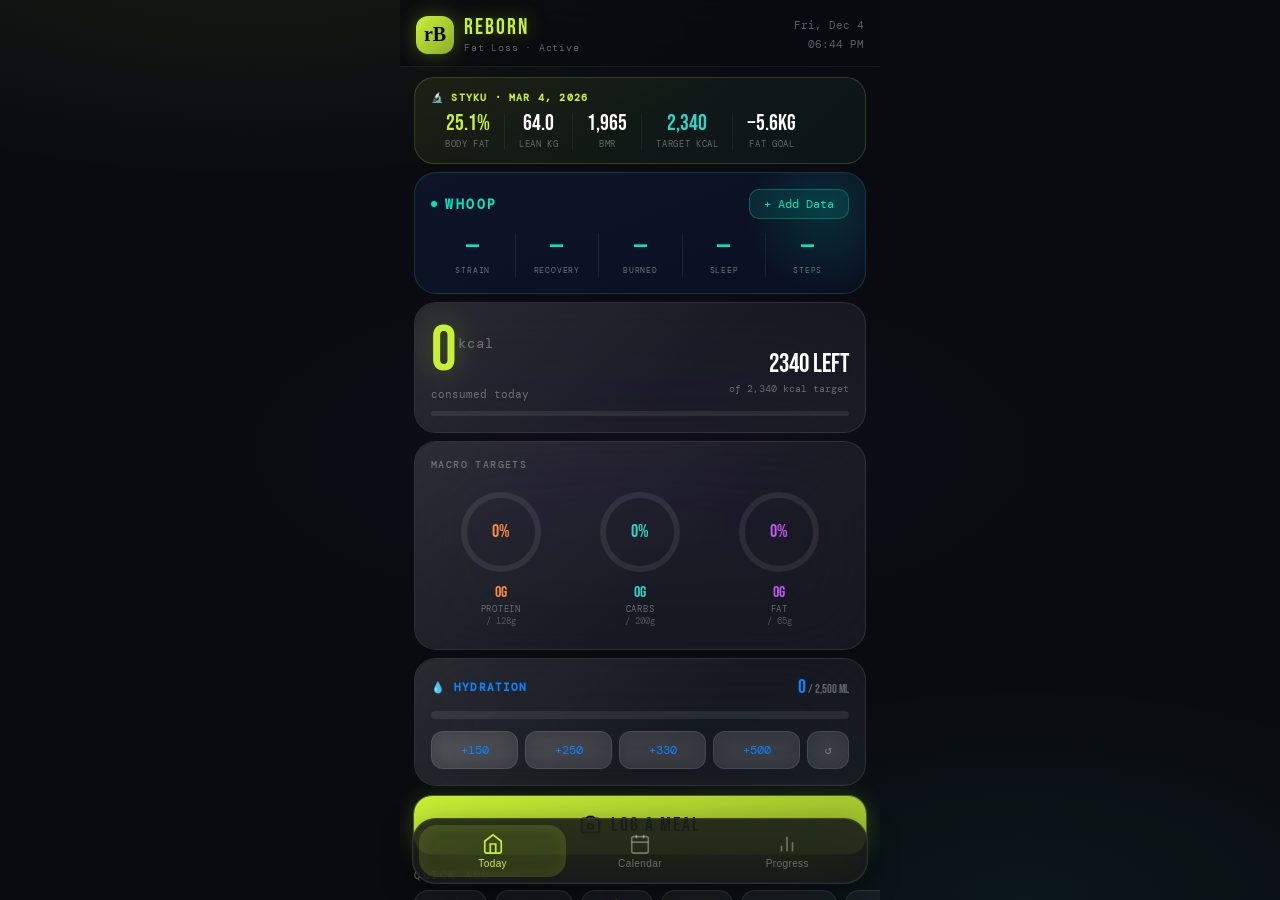
<file: project-reborn2.html>
<!DOCTYPE html>
<html lang="en">
<head>
<meta charset="UTF-8">
<meta name="viewport" content="width=device-width, initial-scale=1.0, maximum-scale=1.0, user-scalable=no">
<meta name="apple-mobile-web-app-capable" content="yes">
<meta name="apple-mobile-web-app-status-bar-style" content="black-translucent">
<meta name="apple-mobile-web-app-title" content="reBorn">
<meta name="theme-color" content="#090b10">
<title>Project reBorn</title>
<link rel="apple-touch-icon" href="[data-uri]">
<link rel="icon" type="image/svg+xml" href="data:image/svg+xml,%3Csvg xmlns='http://www.w3.org/2000/svg' viewBox='0 0 180 180'%3E%3Crect width='180' height='180' rx='40' fill='%23090b10'/%3E%3Ctext x='50%25' y='54%25' dominant-baseline='middle' text-anchor='middle' font-family='Georgia,serif' font-size='90' font-weight='bold' fill='%23d4f53c'%3ErB%3C/text%3E%3C/svg%3E">
<link href="https://fonts.googleapis.com/css2?family=Bebas+Neue&family=DM+Mono:wght@300;400;500&family=SF+Pro+Display:wght@300;400;600&display=swap" rel="stylesheet">
<style>
:root{
  --bg:#090b10;
  --glass:rgba(255,255,255,0.06);
  --glass2:rgba(255,255,255,0.10);
  --glass3:rgba(255,255,255,0.04);
  --border:rgba(255,255,255,0.10);
  --border2:rgba(255,255,255,0.06);
  --text:#ffffff;--text2:rgba(255,255,255,0.7);--muted:rgba(255,255,255,0.35);
  --lime:#c8f135;--lime2:rgba(200,241,53,0.15);
  --cyan:#30d5c8;--cyan2:rgba(48,213,200,0.15);
  --orange:#ff8a3d;--orange2:rgba(255,138,61,0.15);
  --purple:#bf5af2;--purple2:rgba(191,90,242,0.15);
  --red:#ff453a;--blue:#0a84ff;--blue2:rgba(10,132,255,0.15);
  --whoop-red:#ff3b5c;--whoop-green:#00e5be;--whoop-bg:#0a0f1e;
  --pc:#ff8a3d;--cc:#30d5c8;--fc:#bf5af2;--wc:#0a84ff;
  --circ:232.5;
}
*{box-sizing:border-box;margin:0;padding:0;-webkit-tap-highlight-color:transparent}
html{height:100%}
body{
  background:var(--bg);color:var(--text);
  font-family:-apple-system,'SF Pro Display','DM Mono',sans-serif;
  max-width:480px;margin:0 auto;
  min-height:100vh;overflow-x:hidden;
  -webkit-font-smoothing:antialiased;
  /* Layered background for depth */
  background-image:
    radial-gradient(ellipse 80% 50% at 20% -10%, rgba(200,241,53,0.08) 0%, transparent 60%),
    radial-gradient(ellipse 60% 40% at 80% 100%, rgba(48,213,200,0.06) 0%, transparent 60%),
    radial-gradient(ellipse 50% 30% at 50% 50%, rgba(191,90,242,0.04) 0%, transparent 70%);
  background-attachment:fixed;
}

/* ── SCROLL FIX: page layout ── */
html,body{height:100%;overflow:hidden}
#app{position:fixed;inset:0;max-width:480px;margin:0 auto;display:flex;flex-direction:column;overflow:hidden}
.page{display:none;flex:1;overflow-y:auto;overflow-x:hidden;-webkit-overflow-scrolling:touch;padding-bottom:80px}
.page.active{display:block}
@keyframes fu{from{opacity:0;transform:translateY(10px)}to{opacity:1;transform:translateY(0)}}
.page.active{animation:fu 0.28s ease}

/* ── LIQUID GLASS CARD ── */
.glass-card{
  background:var(--glass);
  backdrop-filter:blur(40px) saturate(180%);
  -webkit-backdrop-filter:blur(40px) saturate(180%);
  border:1px solid var(--border);
  border-radius:22px;
  padding:16px;
  margin:8px 14px 0;
  position:relative;
  overflow:hidden;
}
.glass-card::before{
  content:'';position:absolute;inset:0;border-radius:22px;
  background:linear-gradient(135deg,rgba(255,255,255,0.08) 0%,transparent 60%);
  pointer-events:none;
}
.glass-card-inner{position:relative;z-index:1}

/* ── HEADER ── */
.hdr{
  padding:16px 16px 12px;
  display:flex;align-items:center;justify-content:space-between;
  position:sticky;top:0;z-index:20;
  background:rgba(9,11,16,0.7);
  backdrop-filter:blur(40px) saturate(200%);
  -webkit-backdrop-filter:blur(40px) saturate(200%);
  border-bottom:1px solid var(--border2);
}
.logo-wrap{display:flex;align-items:center;gap:10px}
.logo-icon{
  width:38px;height:38px;
  background:linear-gradient(135deg,var(--lime),rgba(200,241,53,0.7));
  border-radius:12px;
  display:flex;align-items:center;justify-content:center;
  box-shadow:0 0 20px rgba(200,241,53,0.3);
  flex-shrink:0;
}
.logo-main{font-family:'Bebas Neue',sans-serif;font-size:22px;letter-spacing:2px;color:var(--lime);line-height:1;text-shadow:0 0 20px rgba(200,241,53,0.4)}
.logo-sub{font-size:10px;color:var(--muted);letter-spacing:0.08em;margin-top:2px}
.hdr-date{text-align:right;font-size:11px;color:var(--muted);line-height:1.7}

/* ── BOTTOM NAV ── */
.bnav{
  position:fixed;bottom:0;left:50%;transform:translateX(-50%);
  width:100%;max-width:480px;z-index:50;
  padding:8px 12px max(16px,env(safe-area-inset-bottom));
}
.bnav-inner{
  background:rgba(20,22,28,0.85);
  backdrop-filter:blur(40px) saturate(200%);
  -webkit-backdrop-filter:blur(40px) saturate(200%);
  border:1px solid var(--border);
  border-radius:24px;
  display:flex;
  padding:6px;
  box-shadow:0 8px 32px rgba(0,0,0,0.4),0 0 0 0.5px rgba(255,255,255,0.05) inset;
}
.nb{
  flex:1;background:none;border:none;color:var(--muted);
  display:flex;flex-direction:column;align-items:center;gap:3px;
  cursor:pointer;padding:8px 4px;border-radius:18px;transition:all 0.2s;
}
.nb svg{width:22px;height:22px;stroke-width:1.8}
.nb span{font-size:10px;letter-spacing:0.04em}
.nb.active{
  color:var(--lime);
  background:rgba(200,241,53,0.12);
  box-shadow:0 0 16px rgba(200,241,53,0.1) inset;
}

/* ── SECTION LABEL ── */
.sec-lbl{font-size:11px;letter-spacing:0.14em;text-transform:uppercase;color:var(--muted);padding:14px 14px 8px;font-weight:500}

/* ── SCAN BANNER ── */
.scan-banner{
  margin:10px 14px 0;
  background:linear-gradient(135deg,rgba(200,241,53,0.08),rgba(48,213,200,0.05));
  border:1px solid rgba(200,241,53,0.18);
  border-radius:20px;padding:13px 16px;
}
.sb-label{font-size:10px;color:var(--lime);letter-spacing:0.12em;text-transform:uppercase;margin-bottom:9px;font-weight:600}
.sb-row{display:flex;overflow-x:auto;-webkit-overflow-scrolling:touch;scrollbar-width:none}
.sb-row::-webkit-scrollbar{display:none}
.sb-s{flex:0 0 auto;text-align:center;padding:0 14px;border-right:1px solid var(--border2)}
.sb-s:last-child{border-right:none}
.sb-v{font-family:'Bebas Neue',sans-serif;font-size:22px;line-height:1}
.sb-l{font-size:9px;color:var(--muted);text-transform:uppercase;letter-spacing:0.07em;margin-top:3px}

/* ── WHOOP CARD (Whoop-branded) ── */
.whoop-card{
  margin:8px 14px 0;
  background:linear-gradient(160deg,#0d1428 0%,#0a1020 100%);
  border:1px solid rgba(0,229,190,0.2);
  border-radius:22px;padding:16px;
  position:relative;overflow:hidden;
}
.whoop-card::after{
  content:'';position:absolute;top:-40px;right:-40px;
  width:160px;height:160px;
  background:radial-gradient(circle,rgba(0,229,190,0.12) 0%,transparent 70%);
  pointer-events:none;
}
.wh-top{display:flex;justify-content:space-between;align-items:center;margin-bottom:14px;position:relative;z-index:1}
.wh-brand{display:flex;align-items:center;gap:8px}
.wh-logo{font-size:13px;font-weight:700;letter-spacing:0.2em;color:var(--whoop-green);text-transform:uppercase}
.wh-dot{width:6px;height:6px;border-radius:50%;background:var(--whoop-green);animation:blink 2s infinite}
@keyframes blink{0%,100%{opacity:1;box-shadow:0 0 6px var(--whoop-green)}50%{opacity:0.4;box-shadow:none}}
.wh-btn{
  background:rgba(0,229,190,0.1);border:1px solid rgba(0,229,190,0.3);
  border-radius:10px;color:var(--whoop-green);font-size:12px;
  cursor:pointer;padding:6px 14px;font-family:'DM Mono',monospace;
  transition:all 0.2s;
}
.wh-btn:hover{background:rgba(0,229,190,0.18)}
.wh-grid{display:grid;grid-template-columns:repeat(5,1fr);position:relative;z-index:1}
.wh-s{text-align:center;padding:2px 0}
.wh-s+.wh-s{border-left:1px solid rgba(255,255,255,0.07)}
.wh-v{font-family:'Bebas Neue',sans-serif;font-size:26px;color:var(--whoop-green);line-height:1;letter-spacing:0.5px}
.wh-l{font-size:8px;color:rgba(255,255,255,0.4);text-transform:uppercase;letter-spacing:0.1em;margin-top:4px}

/* ── CALORIE HERO ── */
.cal-top{display:flex;justify-content:space-between;align-items:flex-end;margin-bottom:10px}
.cal-big{font-family:'Bebas Neue',sans-serif;font-size:64px;color:var(--lime);line-height:1;letter-spacing:1px;text-shadow:0 0 30px rgba(200,241,53,0.3)}
.cal-big sup{font-size:14px;color:var(--muted);font-family:'DM Mono',monospace;vertical-align:super}
.cal-right{text-align:right;padding-bottom:6px}
.cal-rem{font-family:'Bebas Neue',sans-serif;font-size:26px;line-height:1;color:var(--text)}
.cal-rem.over{color:var(--red)}
.cal-sub{font-size:10px;color:var(--muted);margin-top:4px}
.pbar{height:5px;background:rgba(255,255,255,0.08);border-radius:3px;overflow:hidden;margin-top:4px}
.pbar-f{height:100%;border-radius:3px;background:linear-gradient(90deg,var(--lime),rgba(200,241,53,0.7));transition:width 0.8s cubic-bezier(0.34,1.56,0.64,1);box-shadow:0 0 10px rgba(200,241,53,0.4)}
.pbar-f.over{background:var(--red);box-shadow:0 0 10px rgba(255,69,58,0.4)}

/* ── MACRO RINGS ── */
.rings-row{display:flex;justify-content:space-around;padding:6px 0}
.ring-wrap{display:flex;flex-direction:column;align-items:center;gap:8px}
.ring-svg-wrap{position:relative;display:inline-flex;align-items:center;justify-content:center}
.rsvg{transform:rotate(-90deg)}
.rbg{fill:none;stroke:rgba(255,255,255,0.08);stroke-width:6}
.rfill{fill:none;stroke-width:6;stroke-linecap:round;transition:stroke-dashoffset 0.9s cubic-bezier(0.34,1.56,0.64,1);filter:drop-shadow(0 0 6px currentColor)}
.ring-pct{
  position:absolute;top:50%;left:50%;transform:translate(-50%,-50%);
  font-family:'Bebas Neue',sans-serif;font-size:18px;line-height:1;
  text-align:center;
}
.ring-info{text-align:center}
.ring-v{font-family:'Bebas Neue',sans-serif;font-size:16px;line-height:1}
.ring-n{font-size:9px;color:var(--muted);text-transform:uppercase;letter-spacing:0.08em;margin-top:2px}
.ring-t{font-size:9px;color:rgba(255,255,255,0.25)}

/* ── WATER ── */
.water-top{display:flex;justify-content:space-between;align-items:center;margin-bottom:12px}
.water-lbl{font-size:11px;letter-spacing:0.1em;text-transform:uppercase;color:var(--wc);font-weight:600}
.water-ct{font-family:'Bebas Neue',sans-serif;font-size:20px;color:var(--wc)}
.water-bar-bg{height:8px;background:rgba(255,255,255,0.08);border-radius:4px;overflow:hidden;margin-bottom:12px}
.water-bar-fill{height:100%;border-radius:4px;background:linear-gradient(90deg,var(--blue),rgba(10,132,255,0.7));transition:width 0.4s ease;box-shadow:0 0 10px rgba(10,132,255,0.4)}
.water-btns{display:flex;gap:7px}
.wbtn{
  flex:1;background:var(--glass2);
  border:1px solid var(--border);border-radius:12px;
  color:var(--wc);font-family:'DM Mono',monospace;font-size:12px;
  padding:10px 4px;cursor:pointer;transition:all 0.15s;text-align:center;
  backdrop-filter:blur(10px);
}
.wbtn:active{background:var(--blue2);border-color:var(--blue)}
.wbtn-reset{color:var(--muted);flex:0 0 auto;min-width:42px}

/* ── LOG BTN ── */
.log-btn-wrap{padding:10px 14px 0}
.log-btn{
  width:100%;
  background:linear-gradient(135deg,var(--lime),rgba(200,241,53,0.8));
  color:#0a0a0a;border:none;border-radius:18px;
  padding:17px;font-family:'Bebas Neue',sans-serif;
  font-size:20px;letter-spacing:2px;cursor:pointer;
  display:flex;align-items:center;justify-content:center;gap:10px;
  transition:transform 0.1s,opacity 0.1s;
  box-shadow:0 4px 24px rgba(200,241,53,0.25),0 0 0 1px rgba(200,241,53,0.3);
}
.log-btn:active{transform:scale(0.97);opacity:0.9}
.log-btn svg{width:21px;height:21px;stroke:#0a0a0a;stroke-width:2.5;fill:none}

/* ── QUICK ADD ── */
.qa-scroll{display:flex;gap:8px;overflow-x:auto;padding:0 14px;-webkit-overflow-scrolling:touch;scrollbar-width:none;padding-bottom:4px}
.qa-scroll::-webkit-scrollbar{display:none}
.qa-item{
  flex:0 0 auto;
  background:var(--glass);
  backdrop-filter:blur(20px);
  border:1px solid var(--border);
  border-radius:14px;padding:10px 13px;
  cursor:pointer;transition:all 0.15s;
  display:flex;flex-direction:column;align-items:center;gap:4px;
  min-width:72px;
}
.qa-item:active{transform:scale(0.95);background:var(--glass2)}
.qa-icon{font-size:20px;line-height:1}
.qa-name{font-size:9px;color:var(--muted);text-align:center;line-height:1.3;max-width:68px}
.qa-kcal{font-family:'Bebas Neue',sans-serif;font-size:13px;color:var(--lime);line-height:1}
.qa-add{
  flex:0 0 auto;
  background:var(--glass3);
  border:1.5px dashed var(--border);
  border-radius:14px;padding:10px 13px;
  cursor:pointer;transition:all 0.15s;
  display:flex;flex-direction:column;align-items:center;justify-content:center;gap:4px;
  min-width:58px;color:var(--muted);
}
.qa-add:active{background:var(--glass2)}
.qa-add-icon{font-size:20px;line-height:1}
.qa-add-lbl{font-size:9px;text-align:center;line-height:1.3}

/* ── FOOD LIST ── */
.food-list{padding:0 14px;display:flex;flex-direction:column;gap:8px;padding-bottom:6px}
.fi{
  background:var(--glass);
  backdrop-filter:blur(20px);
  border:1px solid var(--border);
  border-radius:16px;padding:13px;
  display:flex;gap:11px;align-items:center;
  animation:fu 0.25s ease;
}
.fi-thumb{width:50px;height:50px;border-radius:12px;object-fit:cover;flex-shrink:0;background:var(--glass2);display:flex;align-items:center;justify-content:center;font-size:20px}
.fi-info{flex:1;min-width:0}
.fi-name{font-family:'Bebas Neue',sans-serif;font-size:17px;letter-spacing:0.3px;white-space:nowrap;overflow:hidden;text-overflow:ellipsis;margin-bottom:6px}
.fi-tags{display:flex;gap:5px;flex-wrap:wrap}
.ft{font-size:10px;padding:3px 8px;border-radius:6px;background:rgba(255,255,255,0.07);border:1px solid var(--border2)}
.ftcal{color:var(--lime)}.ftp{color:var(--pc)}.ftc{color:var(--cc)}.ftf{color:var(--fc)}
.fi-del{background:none;border:none;color:var(--muted);cursor:pointer;padding:8px;font-size:15px;flex-shrink:0;transition:color 0.2s}
.fi-del:hover{color:var(--red)}
.empty-st{text-align:center;padding:32px 20px;color:var(--muted);font-size:13px;line-height:2.5}
.empty-icon{font-size:40px;display:block;margin-bottom:8px}

/* ── CALENDAR ── */
.cal-pg{padding:0 14px}
.cal-nav{display:flex;align-items:center;justify-content:space-between;padding:16px 0 10px}
.cal-month{font-family:'Bebas Neue',sans-serif;font-size:24px;letter-spacing:1px;color:var(--lime)}
.cal-navbtn{background:var(--glass);backdrop-filter:blur(20px);border:1px solid var(--border);border-radius:10px;color:var(--text);cursor:pointer;padding:7px 14px;font-size:17px;line-height:1}
.cal-dow-row{display:grid;grid-template-columns:repeat(7,1fr);text-align:center;margin-bottom:5px}
.cal-dow{font-size:10px;color:var(--muted);text-transform:uppercase;padding:3px 0}
.cal-grid{display:grid;grid-template-columns:repeat(7,1fr);gap:3px}
.cc{aspect-ratio:1;border-radius:10px;display:flex;flex-direction:column;align-items:center;justify-content:center;cursor:pointer;border:1px solid transparent;transition:all 0.15s;background:var(--glass3);position:relative}
.cc.empty{background:transparent;border-color:transparent;cursor:default}
.cc.today{border-color:var(--lime);box-shadow:0 0 10px rgba(200,241,53,0.15) inset}
.cc.sel{background:var(--lime);color:#0a0a0a}
.cc.has-data::after{content:'';position:absolute;bottom:3px;width:4px;height:4px;border-radius:50%;background:var(--cyan)}
.cc.sel.has-data::after{background:#0a0a0a}
.cc-num{font-family:'Bebas Neue',sans-serif;font-size:16px;line-height:1}
.day-detail{margin-top:12px}
.ddc{background:var(--glass);backdrop-filter:blur(20px);border:1px solid var(--border);border-radius:18px;padding:16px;margin-bottom:10px}
.ddc-title{font-family:'Bebas Neue',sans-serif;font-size:14px;letter-spacing:0.5px;margin-bottom:12px;color:rgba(255,255,255,0.5)}
.ddc-row{display:flex;flex-wrap:wrap}
.ddc-s{flex:1;min-width:55px;text-align:center;padding:4px 2px}
.ddc-s+.ddc-s{border-left:1px solid var(--border2)}
.ddc-v{font-family:'Bebas Neue',sans-serif;font-size:22px;line-height:1}
.ddc-l{font-size:9px;color:var(--muted);text-transform:uppercase;letter-spacing:0.07em;margin-top:3px}
.dm-item{background:rgba(255,255,255,0.04);border-radius:10px;padding:11px 14px;display:flex;justify-content:space-between;align-items:center;margin-top:7px}
.dm-name{font-size:13px;color:var(--text2)}
.dm-cal{font-size:11px;color:var(--lime);font-family:'Bebas Neue',sans-serif;font-size:15px}
.no-data{text-align:center;padding:20px;color:var(--muted);font-size:12px}

/* ── PROGRESS ── */
.prog-pg{padding:0 14px}
.prog-hdr{display:flex;justify-content:space-between;align-items:center;padding:16px 0 12px}
.prog-title{font-family:'Bebas Neue',sans-serif;font-size:24px;letter-spacing:1px;color:var(--lime)}
.add-btn{background:var(--glass2);backdrop-filter:blur(20px);border:1px solid var(--border);border-radius:11px;padding:9px 16px;color:var(--text);font-family:'DM Mono',monospace;font-size:12px;cursor:pointer}
.stats-grid{display:grid;grid-template-columns:1fr 1fr;gap:10px;margin-bottom:10px}
.sc{background:var(--glass);backdrop-filter:blur(20px);border:1px solid var(--border);border-radius:18px;padding:16px}
.sc-lbl{font-size:10px;color:var(--muted);text-transform:uppercase;letter-spacing:0.1em;margin-bottom:7px}
.sc-val{font-family:'Bebas Neue',sans-serif;font-size:38px;line-height:1}
.sc-unit{font-size:12px;color:rgba(255,255,255,0.4);margin-top:2px}
.sc-delta{font-size:11px;margin-top:5px}
.dg{color:#30d5c8}.db{color:var(--red)}
.goal-card{background:var(--glass);backdrop-filter:blur(20px);border:1px solid var(--border);border-radius:18px;padding:16px;margin-bottom:10px}
.goal-top{display:flex;justify-content:space-between;align-items:center;margin-bottom:8px}
.goal-lbl{font-size:13px;color:var(--text2)}
.goal-pct{font-family:'Bebas Neue',sans-serif;font-size:24px;color:var(--lime)}
.gbar{height:7px;background:rgba(255,255,255,0.08);border-radius:4px;overflow:hidden;margin-bottom:10px}
.gbar-f{height:100%;border-radius:4px;background:linear-gradient(90deg,var(--lime),var(--cyan));transition:width 1s ease}
.goal-detail{font-size:11px;color:var(--muted);line-height:1.7;margin-bottom:8px}
.goal-dates{display:flex;justify-content:space-between;font-size:10px;color:var(--muted)}
.chart-card{background:var(--glass);backdrop-filter:blur(20px);border:1px solid var(--border);border-radius:18px;padding:16px;margin-bottom:10px}
.chart-title{font-size:10px;color:var(--muted);text-transform:uppercase;letter-spacing:0.1em;margin-bottom:14px}
.chart-area{height:100px;display:flex;align-items:flex-end;gap:5px}
.cb-wrap{flex:1;display:flex;flex-direction:column;align-items:center;gap:4px;height:100%;justify-content:flex-end}
.cb{width:100%;border-radius:4px 4px 0 0;min-height:3px;position:relative}
.cb-lbl{font-size:8px;color:var(--muted);white-space:nowrap}
.cb-val{position:absolute;top:-16px;left:50%;transform:translateX(-50%);font-size:8px;white-space:nowrap}
.entries-list{margin-bottom:12px}
.ei{background:var(--glass);backdrop-filter:blur(20px);border:1px solid var(--border);border-radius:14px;padding:13px;margin-bottom:8px;display:flex;justify-content:space-between;align-items:center}
.ei-date{font-size:11px;color:var(--muted)}
.ei-note{font-size:10px;color:rgba(255,255,255,0.3);margin-top:3px}
.ei-vals{display:flex;gap:12px;align-items:center}
.ei-v{text-align:right}
.ei-vn{font-family:'Bebas Neue',sans-serif;font-size:18px;line-height:1}
.ei-vl{font-size:9px;color:var(--muted);text-transform:uppercase}
.ei-del{background:none;border:none;color:var(--muted);cursor:pointer;padding:6px;font-size:14px}

/* ── MODALS ── */
.overlay{display:none;position:fixed;inset:0;background:rgba(0,0,0,0.6);z-index:100;align-items:flex-end;justify-content:center;backdrop-filter:blur(8px)}
.overlay.open{display:flex}
.modal{
  background:rgba(18,20,26,0.95);
  backdrop-filter:blur(60px) saturate(200%);
  -webkit-backdrop-filter:blur(60px) saturate(200%);
  border-radius:26px 26px 0 0;
  border-top:1px solid var(--border);
  border-left:1px solid var(--border);
  border-right:1px solid var(--border);
  padding:20px 18px max(36px,calc(env(safe-area-inset-bottom)+24px));
  width:100%;max-width:480px;
  animation:slideup 0.32s cubic-bezier(0.34,1.56,0.64,1);
  max-height:92vh;overflow-y:auto;
}
@keyframes slideup{from{transform:translateY(100%)}to{transform:translateY(0)}}
.m-handle{width:36px;height:4px;background:rgba(255,255,255,0.15);border-radius:2px;margin:0 auto 18px}
.m-title{font-family:'Bebas Neue',sans-serif;font-size:24px;letter-spacing:1px;margin-bottom:4px}
.m-sub{font-size:12px;color:var(--muted);line-height:1.7;margin-bottom:16px}
.flbl{font-size:10px;color:var(--muted);text-transform:uppercase;letter-spacing:0.1em;display:block;margin-bottom:6px;margin-top:14px}
.frow{display:flex;gap:10px}
.frow>div{flex:1}
input[type=number],input[type=text],textarea,select{
  width:100%;background:rgba(255,255,255,0.07);
  border:1px solid var(--border);border-radius:13px;
  padding:13px 14px;color:var(--text);
  font-family:'DM Mono',monospace;font-size:14px;
  outline:none;transition:border-color 0.2s;resize:none;
  -webkit-appearance:none;appearance:none;
}
input:focus,textarea:focus,select:focus{border-color:var(--lime)}
.btn-p{width:100%;background:linear-gradient(135deg,var(--lime),rgba(200,241,53,0.8));color:#0a0a0a;border:none;border-radius:14px;padding:16px;font-family:'Bebas Neue',sans-serif;font-size:20px;letter-spacing:1px;cursor:pointer;margin-top:14px;transition:opacity 0.2s;box-shadow:0 4px 20px rgba(200,241,53,0.2)}
.btn-p:disabled{opacity:0.35;cursor:not-allowed}
.btn-s{width:100%;background:none;border:1px solid var(--border);border-radius:14px;padding:14px;font-family:'DM Mono',monospace;font-size:13px;color:var(--muted);cursor:pointer;margin-top:8px}
.btn-confirm{width:100%;background:rgba(200,241,53,0.1);border:1px solid rgba(200,241,53,0.4);border-radius:14px;padding:14px;font-family:'Bebas Neue',sans-serif;font-size:18px;letter-spacing:1px;color:var(--lime);cursor:pointer;margin-top:10px;transition:background 0.2s}
.btn-confirm:hover{background:rgba(200,241,53,0.15)}

/* PHOTO ZONE */
.photo-zone{border:1.5px dashed rgba(255,255,255,0.15);border-radius:16px;padding:20px;text-align:center;cursor:pointer;transition:border-color 0.2s;margin-bottom:10px;background:rgba(255,255,255,0.03)}
.photo-zone.has-img,.photo-zone:hover{border-color:var(--lime)}
.photo-zone img{max-width:100%;max-height:140px;border-radius:10px;object-fit:cover}
.ph-ph{color:var(--muted);font-size:12px;line-height:2.3}
.ph-icon{font-size:28px;display:block}

/* RESULT */
.result-card{display:none;background:rgba(255,255,255,0.05);border-radius:16px;padding:15px;margin-bottom:10px}
.result-card.show{display:block;animation:fu 0.3s ease}
.rc-name{font-family:'Bebas Neue',sans-serif;font-size:20px;letter-spacing:0.3px;margin-bottom:11px}
.rc-macros{display:grid;grid-template-columns:repeat(4,1fr);gap:6px;margin-bottom:11px}
.rcm{background:rgba(255,255,255,0.06);border-radius:10px;padding:10px 4px;text-align:center}
.rcm-v{font-family:'Bebas Neue',sans-serif;font-size:18px;line-height:1}
.rcm-l{font-size:9px;color:var(--muted);text-transform:uppercase;margin-top:3px}
.rc-notes{font-size:11px;color:var(--muted);line-height:1.7;border-top:1px solid var(--border);padding-top:10px}
.loading{display:none;text-align:center;padding:16px;color:var(--lime);font-size:12px;line-height:2.3}
.loading.show{display:block}
.spin{display:inline-block;width:20px;height:20px;border:2px solid rgba(255,255,255,0.1);border-top-color:var(--lime);border-radius:50%;animation:spin 0.65s linear infinite}
@keyframes spin{to{transform:rotate(360deg)}}

/* ADD QUICK ITEM FORM */
.qa-form-grid{display:grid;grid-template-columns:1fr 1fr;gap:10px}
</style>
</head>
<body>
<div id="app">

<!-- ═══════════════ PAGE: TODAY ═══════════════ -->
<div id="pg-today" class="page active">
  <div class="hdr">
    <div class="logo-wrap">
      <div class="logo-icon"><svg width="38" height="38" viewBox="0 0 38 38"><text x="50%" y="55%" dominant-baseline="middle" text-anchor="middle" font-family="Georgia,serif" font-size="20" font-weight="bold" fill="#0a0a0a">rB</text></svg></div>
      <div><div class="logo-main">reBorn</div><div class="logo-sub">Fat Loss · Active</div></div>
    </div>
    <div class="hdr-date" id="hdr-date"></div>
  </div>

  <!-- Styku Banner -->
  <div class="scan-banner">
    <div class="sb-label">🔬 Styku · Mar 4, 2026</div>
    <div class="sb-row">
      <div class="sb-s"><div class="sb-v" style="color:var(--lime)">25.1%</div><div class="sb-l">Body Fat</div></div>
      <div class="sb-s"><div class="sb-v">64.0</div><div class="sb-l">Lean kg</div></div>
      <div class="sb-s"><div class="sb-v">1,965</div><div class="sb-l">BMR</div></div>
      <div class="sb-s"><div class="sb-v" style="color:var(--cyan)">2,340</div><div class="sb-l">Target kcal</div></div>
      <div class="sb-s"><div class="sb-v">−5.6kg</div><div class="sb-l">Fat Goal</div></div>
    </div>
  </div>

  <!-- Whoop -->
  <div class="whoop-card">
    <div class="wh-top">
      <div class="wh-brand"><div class="wh-dot"></div><div class="wh-logo">WHOOP</div></div>
      <button class="wh-btn" onclick="openWhoopModal()">+ Add Data</button>
    </div>
    <div class="wh-grid">
      <div class="wh-s"><div class="wh-v" id="w-strain">—</div><div class="wh-l">Strain</div></div>
      <div class="wh-s"><div class="wh-v" id="w-recovery">—</div><div class="wh-l">Recovery</div></div>
      <div class="wh-s"><div class="wh-v" id="w-burned">—</div><div class="wh-l">Burned</div></div>
      <div class="wh-s"><div class="wh-v" id="w-sleep">—</div><div class="wh-l">Sleep</div></div>
      <div class="wh-s"><div class="wh-v" id="w-steps">—</div><div class="wh-l">Steps</div></div>
    </div>
  </div>

  <!-- Calories -->
  <div class="glass-card">
    <div class="glass-card-inner">
      <div class="cal-top">
        <div><div class="cal-big" id="cal-num">0<sup>kcal</sup></div><div style="font-size:11px;color:var(--muted);margin-top:4px">consumed today</div></div>
        <div class="cal-right">
          <div class="cal-rem" id="cal-rem">— left</div>
          <div class="cal-sub" id="cal-tlbl">Set Whoop data ↑</div>
        </div>
      </div>
      <div class="pbar"><div class="pbar-f" id="cal-bar" style="width:0%"></div></div>
    </div>
  </div>

  <!-- Macro Rings -->
  <div class="glass-card">
    <div class="glass-card-inner">
      <div class="sec-lbl" style="padding:0 0 10px;font-size:10px">Macro Targets</div>
      <div class="rings-row">
        <div class="ring-wrap">
          <div class="ring-svg-wrap">
            <svg class="rsvg" width="90" height="90" viewBox="0 0 90 90">
              <circle class="rbg" cx="45" cy="45" r="37"/>
              <circle class="rfill" cx="45" cy="45" r="37" stroke="var(--pc)" id="rp" stroke-dasharray="232.5" stroke-dashoffset="232.5"/>
            </svg>
            <div class="ring-pct" style="color:var(--pc)" id="rp-pct">0%</div>
          </div>
          <div class="ring-info"><div class="ring-v" style="color:var(--pc)" id="rp-v">0g</div><div class="ring-n">Protein</div><div class="ring-t">/ 128g</div></div>
        </div>
        <div class="ring-wrap">
          <div class="ring-svg-wrap">
            <svg class="rsvg" width="90" height="90" viewBox="0 0 90 90">
              <circle class="rbg" cx="45" cy="45" r="37"/>
              <circle class="rfill" cx="45" cy="45" r="37" stroke="var(--cc)" id="rc" stroke-dasharray="232.5" stroke-dashoffset="232.5"/>
            </svg>
            <div class="ring-pct" style="color:var(--cc)" id="rc-pct">0%</div>
          </div>
          <div class="ring-info"><div class="ring-v" style="color:var(--cc)" id="rc-v">0g</div><div class="ring-n">Carbs</div><div class="ring-t">/ 200g</div></div>
        </div>
        <div class="ring-wrap">
          <div class="ring-svg-wrap">
            <svg class="rsvg" width="90" height="90" viewBox="0 0 90 90">
              <circle class="rbg" cx="45" cy="45" r="37"/>
              <circle class="rfill" cx="45" cy="45" r="37" stroke="var(--fc)" id="rf" stroke-dasharray="232.5" stroke-dashoffset="232.5"/>
            </svg>
            <div class="ring-pct" style="color:var(--fc)" id="rf-pct">0%</div>
          </div>
          <div class="ring-info"><div class="ring-v" style="color:var(--fc)" id="rf-v">0g</div><div class="ring-n">Fat</div><div class="ring-t">/ 65g</div></div>
        </div>
      </div>
    </div>
  </div>

  <!-- Water -->
  <div class="glass-card">
    <div class="glass-card-inner">
      <div class="water-top">
        <div class="water-lbl">💧 Hydration</div>
        <div class="water-ct"><span id="water-ml">0</span><span style="font-size:12px;color:var(--muted)">&thinsp;/ 2,500 mL</span></div>
      </div>
      <div class="water-bar-bg"><div class="water-bar-fill" id="water-bar" style="width:0%"></div></div>
      <div class="water-btns">
        <button class="wbtn" onclick="addWater(150)">+150</button>
        <button class="wbtn" onclick="addWater(250)">+250</button>
        <button class="wbtn" onclick="addWater(330)">+330</button>
        <button class="wbtn" onclick="addWater(500)">+500</button>
        <button class="wbtn wbtn-reset" onclick="resetWater()">↺</button>
      </div>
    </div>
  </div>

  <!-- Log Meal Button -->
  <div class="log-btn-wrap">
    <button class="log-btn" onclick="openLogModal()">
      <svg viewBox="0 0 24 24"><path d="M14.5 2h-5L7 4H4a2 2 0 00-2 2v12a2 2 0 002 2h16a2 2 0 002-2V6a2 2 0 00-2-2h-3l-2.5-2z"/><circle cx="12" cy="13" r="3"/></svg>
      LOG A MEAL
    </button>
  </div>

  <!-- Quick Add -->
  <div class="sec-lbl">Quick Add</div>
  <div class="qa-scroll" id="qa-scroll">
    <!-- populated by JS -->
  </div>

  <!-- Today's Meals -->
  <div class="sec-lbl">Today's Meals</div>
  <div id="food-list" class="food-list"></div>
</div>

<!-- ═══════════════ PAGE: CALENDAR ═══════════════ -->
<div id="pg-calendar" class="page">
  <div class="hdr">
    <div class="logo-wrap">
      <div class="logo-icon"><svg width="38" height="38" viewBox="0 0 38 38"><text x="50%" y="55%" dominant-baseline="middle" text-anchor="middle" font-family="Georgia,serif" font-size="20" font-weight="bold" fill="#0a0a0a">rB</text></svg></div>
      <div><div class="logo-main">Calendar</div></div>
    </div>
  </div>
  <div class="cal-pg">
    <div class="cal-nav">
      <button class="cal-navbtn" onclick="changeMonth(-1)">‹</button>
      <div class="cal-month" id="cal-month-lbl"></div>
      <button class="cal-navbtn" onclick="changeMonth(1)">›</button>
    </div>
    <div class="cal-dow-row" id="cal-dow"></div>
    <div class="cal-grid" id="cal-grid"></div>
    <div class="day-detail" id="day-detail"></div>
  </div>
</div>

<!-- ═══════════════ PAGE: PROGRESS ═══════════════ -->
<div id="pg-progress" class="page">
  <div class="hdr">
    <div class="logo-wrap">
      <div class="logo-icon"><svg width="38" height="38" viewBox="0 0 38 38"><text x="50%" y="55%" dominant-baseline="middle" text-anchor="middle" font-family="Georgia,serif" font-size="20" font-weight="bold" fill="#0a0a0a">rB</text></svg></div>
      <div><div class="logo-main">Progress</div></div>
    </div>
  </div>
  <div class="prog-pg">
    <div class="prog-hdr">
      <div class="prog-title">Body Tracker</div>
      <button class="add-btn" onclick="openEntryModal()">+ Log Entry</button>
    </div>
    <div class="stats-grid">
      <div class="sc"><div class="sc-lbl">Weight</div><div class="sc-val" id="p-weight" style="color:var(--lime)">89.1</div><div class="sc-unit">kg</div><div class="sc-delta" id="p-w-delta"></div></div>
      <div class="sc"><div class="sc-lbl">Body Fat</div><div class="sc-val" id="p-bf" style="color:var(--cyan)">25.1</div><div class="sc-unit">%</div><div class="sc-delta" id="p-bf-delta"></div></div>
    </div>
    <div class="goal-card">
      <div class="goal-top"><div class="goal-lbl">Fat Loss Goal</div><div class="goal-pct" id="goal-pct">0%</div></div>
      <div class="gbar"><div class="gbar-f" id="gbar-f" style="width:0%"></div></div>
      <div class="goal-detail" id="goal-detail">Baseline: 22.4kg fat → Target: 16.8kg fat (20.1% BF)</div>
      <div class="goal-dates"><span>Started: Mar 4, 2026</span><span>Target: Apr 27, 2026</span></div>
    </div>
    <div class="chart-card"><div class="chart-title">Weight (kg)</div><div class="chart-area" id="chart-w"><div style="color:var(--muted);font-size:11px;padding:8px">No entries yet.</div></div></div>
    <div class="chart-card"><div class="chart-title">Body Fat %</div><div class="chart-area" id="chart-bf"><div style="color:var(--muted);font-size:11px;padding:8px">No entries yet.</div></div></div>
    <div class="sec-lbl" style="padding-left:0;padding-top:4px">History</div>
    <div class="entries-list" id="entries-list"><div style="text-align:center;padding:24px;color:var(--muted);font-size:12px">No entries yet.</div></div>
  </div>
</div>

</div><!-- #app -->

<!-- BOTTOM NAV (outside #app so it overlays) -->
<nav class="bnav">
  <div class="bnav-inner">
    <button class="nb active" onclick="showPage('today',this)">
      <svg viewBox="0 0 24 24" fill="none" stroke="currentColor"><path d="M3 9l9-7 9 7v11a2 2 0 01-2 2H5a2 2 0 01-2-2z"/><polyline points="9 22 9 12 15 12 15 22"/></svg>
      <span>Today</span>
    </button>
    <button class="nb" onclick="showPage('calendar',this)">
      <svg viewBox="0 0 24 24" fill="none" stroke="currentColor"><rect x="3" y="4" width="18" height="18" rx="2"/><line x1="16" y1="2" x2="16" y2="6"/><line x1="8" y1="2" x2="8" y2="6"/><line x1="3" y1="10" x2="21" y2="10"/></svg>
      <span>Calendar</span>
    </button>
    <button class="nb" onclick="showPage('progress',this)">
      <svg viewBox="0 0 24 24" fill="none" stroke="currentColor"><line x1="18" y1="20" x2="18" y2="10"/><line x1="12" y1="20" x2="12" y2="4"/><line x1="6" y1="20" x2="6" y2="14"/></svg>
      <span>Progress</span>
    </button>
  </div>
</nav>

<!-- MODAL: LOG MEAL -->
<div class="overlay" id="log-modal">
  <div class="modal">
    <div class="m-handle"></div>
    <div class="m-title">Log a Meal</div>
    <div class="m-sub">Photo or type a name — branded products (e.g. "Coca-Cola Zero 330ml") return exact label macros.</div>
    <div class="photo-zone" id="photo-zone" onclick="document.getElementById('file-meal').click()">
      <div id="ph-ph"><span class="ph-icon">📷</span>Tap to take photo or upload<br><span style="font-size:10px;color:rgba(255,255,255,0.25)">optional — description alone works</span></div>
      <img id="preview" style="display:none"/>
    </div>
    <input type="file" id="file-meal" accept="image/*" capture="environment" onchange="handleMealPhoto(event)" style="display:none"/>
    <label class="flbl">Meal / Product Description</label>
    <textarea id="meal-desc" rows="2" placeholder="e.g. Coca-Cola Zero 330ml, grilled chicken 200g, Big Mac…"></textarea>
    <div class="loading" id="meal-loading"><div class="spin"></div><br>Analysing…</div>
    <div class="result-card" id="result-card">
      <div class="rc-name" id="rc-name"></div>
      <div style="font-size:10px;color:var(--muted);margin-bottom:8px;letter-spacing:0.05em">✏️ Tap any value to edit before adding</div>
      <div class="rc-macros">
        <div class="rcm">
          <input type="number" id="rc-cal" step="1" style="background:transparent;border:none;border-bottom:1px solid rgba(200,241,53,0.3);border-radius:0;padding:2px 4px;color:var(--lime);font-family:'Bebas Neue',sans-serif;font-size:22px;width:100%;text-align:center;outline:none"/>
          <div class="rcm-l">kcal</div>
        </div>
        <div class="rcm">
          <input type="number" id="rc-p" step="0.1" style="background:transparent;border:none;border-bottom:1px solid rgba(255,138,61,0.3);border-radius:0;padding:2px 4px;color:var(--pc);font-family:'Bebas Neue',sans-serif;font-size:22px;width:100%;text-align:center;outline:none"/>
          <div class="rcm-l">protein g</div>
        </div>
        <div class="rcm">
          <input type="number" id="rc-c" step="0.1" style="background:transparent;border:none;border-bottom:1px solid rgba(48,213,200,0.3);border-radius:0;padding:2px 4px;color:var(--cc);font-family:'Bebas Neue',sans-serif;font-size:22px;width:100%;text-align:center;outline:none"/>
          <div class="rcm-l">carbs g</div>
        </div>
        <div class="rcm">
          <input type="number" id="rc-f" step="0.1" style="background:transparent;border:none;border-bottom:1px solid rgba(191,90,242,0.3);border-radius:0;padding:2px 4px;color:var(--fc);font-family:'Bebas Neue',sans-serif;font-size:22px;width:100%;text-align:center;outline:none"/>
          <div class="rcm-l">fat g</div>
        </div>
      </div>
      <div class="rc-notes" id="rc-notes"></div>
    </div>
    <button class="btn-confirm" id="btn-add" style="display:none" onclick="confirmMeal()">+ ADD TO TODAY'S LOG</button>
    <button class="btn-p" id="btn-analyze" onclick="analyzeMeal()">ANALYSE MEAL</button>
    <button class="btn-s" onclick="closeLogModal()">Cancel</button>
  </div>
</div>

<!-- MODAL: WHOOP -->
<div class="overlay" id="whoop-modal">
  <div class="modal">
    <div class="m-handle"></div>
    <div class="m-title" style="color:var(--whoop-green)">WHOOP Data</div>
    <div class="m-sub">Enter today's stats from your Whoop app. Calorie target adjusts automatically.</div>
    <div class="frow">
      <div><label class="flbl">Strain (0–21)</label><input type="number" id="w-strain-in" placeholder="e.g. 14.2" min="0" max="21" step="0.1"/></div>
      <div><label class="flbl">Recovery %</label><input type="number" id="w-rec-in" placeholder="e.g. 72" min="0" max="100"/></div>
    </div>
    <div class="frow">
      <div><label class="flbl">Calories Burned</label><input type="number" id="w-burned-in" placeholder="e.g. 2800" step="10"/></div>
      <div><label class="flbl">Sleep (hours)</label><input type="number" id="w-sleep-in" placeholder="e.g. 7.5" step="0.5"/></div>
    </div>
    <div class="frow">
      <div><label class="flbl">Steps</label><input type="number" id="w-steps-in" placeholder="e.g. 9200" step="100"/></div>
      <div><label class="flbl">Goal</label>
        <select id="w-goal-in" style="margin-top:22px">
          <option value="cut">Cut (−400 kcal)</option>
          <option value="maintain">Maintain</option>
          <option value="bulk">Bulk (+300 kcal)</option>
        </select>
      </div>
    </div>
    <button class="btn-p" style="background:linear-gradient(135deg,var(--whoop-green),rgba(0,229,190,0.7));color:#05100e" onclick="saveWhoop()">SAVE</button>
    <button class="btn-s" onclick="closeWhoopModal()">Cancel</button>
  </div>
</div>

<!-- MODAL: PROGRESS ENTRY -->
<div class="overlay" id="entry-modal">
  <div class="modal">
    <div class="m-handle"></div>
    <div class="m-title">Log Body Stats</div>
    <div class="frow">
      <div><label class="flbl">Weight (kg)</label><input type="number" id="e-w" placeholder="e.g. 88.2" step="0.1"/></div>
      <div><label class="flbl">Body Fat %</label><input type="number" id="e-bf" placeholder="e.g. 24.5" step="0.1"/></div>
    </div>
    <label class="flbl">Notes (optional)</label>
    <textarea id="e-notes" rows="2" placeholder="e.g. feeling leaner, good energy"></textarea>
    <button class="btn-p" onclick="saveEntry()">SAVE ENTRY</button>
    <button class="btn-s" onclick="closeEntryModal()">Cancel</button>
  </div>
</div>

<!-- MODAL: ADD QUICK ITEM -->
<div class="overlay" id="qa-modal">
  <div class="modal">
    <div class="m-handle"></div>
    <div class="m-title">Add Quick Item</div>
    <div class="m-sub">Add a custom item to your quick-add bar. You can also use AI to look it up.</div>
    <label class="flbl">Name</label>
    <input type="text" id="qa-name-in" placeholder="e.g. Protein Bar"/>
    <label class="flbl">Emoji</label>
    <input type="text" id="qa-emoji-in" placeholder="e.g. 🍫" maxlength="2"/>
    <div class="qa-form-grid" style="margin-top:14px;gap:10px">
      <div><label class="flbl" style="margin-top:0">Calories</label><input type="number" id="qa-cal-in" placeholder="kcal"/></div>
      <div><label class="flbl" style="margin-top:0">Protein (g)</label><input type="number" id="qa-p-in" placeholder="g"/></div>
      <div><label class="flbl" style="margin-top:0">Carbs (g)</label><input type="number" id="qa-c-in" placeholder="g"/></div>
      <div><label class="flbl" style="margin-top:0">Fat (g)</label><input type="number" id="qa-f-in" placeholder="g"/></div>
    </div>
    <div style="font-size:11px;color:var(--muted);margin-top:10px;line-height:1.6">Or just fill in the name and tap AI Lookup to auto-fill macros.</div>
    <button class="btn-s" style="color:var(--cyan);border-color:rgba(48,213,200,0.3);margin-top:10px" onclick="aiLookupQA()">🔍 AI Lookup Macros</button>
    <div class="loading" id="qa-loading" style="color:var(--cyan)"><div class="spin" style="border-top-color:var(--cyan)"></div><br>Looking up…</div>
    <button class="btn-p" onclick="saveQAItem()">ADD TO QUICK BAR</button>
    <button class="btn-s" onclick="closeQAModal()">Cancel</button>
  </div>
</div>

<script>
// ═══════════════════════════════════════════════════
// CONSTANTS
// ═══════════════════════════════════════════════════
const TARGETS   = {cal:2340,p:128,c:200,f:65};
const BASELINE  = {weight:89.1,bf:25.1,fatMass:22.4};
const GOAL_BF   = 20.1;
const CIRC      = 232.5;
const WATER_GOAL= 2500;
const MONTHS    = ['January','February','March','April','May','June','July','August','September','October','November','December'];
const DOWS      = ['Su','Mo','Tu','We','Th','Fr','Sa'];

const KEY = 'rb3';
const todayKey = () => new Date().toISOString().slice(0,10);
const load = (k,d) => { try{return JSON.parse(localStorage.getItem(k))??d}catch{return d} };
const save = (k,v) => localStorage.setItem(k,JSON.stringify(v));
const gv   = id => document.getElementById(id);

// DEFAULT QUICK-ADD ITEMS
const DEFAULT_QA = [
  {id:'ghost-pre',   name:'GHOST Pre',        emoji:'⚡', calories:5,   protein:0,  carbs:1,  fat:0},
  {id:'ghost-whey',  name:'GHOST Whey',        emoji:'🥛', calories:110, protein:25, carbs:3,  fat:1},
  {id:'banana',      name:'Banana',            emoji:'🍌', calories:89,  protein:1,  carbs:23, fat:0},
  {id:'date',        name:'Date',              emoji:'🟤', calories:20,  protein:0,  carbs:5,  fat:0},
  {id:'egg',         name:'Hard Boiled Egg',   emoji:'🥚', calories:78,  protein:6,  carbs:1,  fat:5},
  {id:'nada-yogurt', name:'NADA Yogurt',       emoji:'🫙', calories:130, protein:30, carbs:9,  fat:0},
];

// ═══════════════════════════════════════════════════
// STATE
// ═══════════════════════════════════════════════════
let meals       = load(`${KEY}_meals_${todayKey()}`, []);
let whoop       = load(`${KEY}_whoop_${todayKey()}`, null);
let waterMl     = parseInt(localStorage.getItem(`${KEY}_water_${todayKey()}`) || '0');
let entries     = load(`${KEY}_entries`, []);
let quickItems  = load(`${KEY}_quickitems`, DEFAULT_QA);
let calViewDate = new Date();
let calSelKey   = todayKey();
let mealResult  = null, mealB64 = null;

// ═══════════════════════════════════════════════════
// BOOT
// ═══════════════════════════════════════════════════
const _n = new Date();
gv('hdr-date').innerHTML = _n.toLocaleDateString('en-US',{weekday:'short',month:'short',day:'numeric'})+'<br>'+_n.toLocaleTimeString('en-US',{hour:'2-digit',minute:'2-digit'});
renderAll();

function renderAll(){
  renderWhoop(); renderSummary(); renderRings();
  renderWater(); renderFoodList(); renderQuickAdd();
  renderProgress(); buildCalendar();
}

// ═══════════════════════════════════════════════════
// NAV
// ═══════════════════════════════════════════════════
function showPage(id, btn){
  document.querySelectorAll('.page').forEach(p=>p.classList.remove('active'));
  document.querySelectorAll('.nb').forEach(b=>b.classList.remove('active'));
  gv('pg-'+id).classList.add('active');
  btn.classList.add('active');
  if(id==='calendar') buildCalendar();
  // Scroll page to top
  gv('pg-'+id).scrollTop = 0;
}

// ═══════════════════════════════════════════════════
// WHOOP
// ═══════════════════════════════════════════════════
function renderWhoop(){
  gv('w-strain').textContent   = whoop?.strain   != null ? whoop.strain       : '—';
  gv('w-recovery').textContent = whoop?.recovery != null ? whoop.recovery+'%' : '—';
  gv('w-burned').textContent   = whoop?.burned   != null ? whoop.burned       : '—';
  gv('w-sleep').textContent    = whoop?.sleep    != null ? whoop.sleep+'h'    : '—';
  gv('w-steps').textContent    = whoop?.steps    != null ? Number(whoop.steps).toLocaleString() : '—';
}

function openWhoopModal(){
  if(whoop){
    if(whoop.strain   != null) gv('w-strain-in').value = whoop.strain;
    if(whoop.recovery != null) gv('w-rec-in').value    = whoop.recovery;
    if(whoop.burned   != null) gv('w-burned-in').value = whoop.burned;
    if(whoop.sleep    != null) gv('w-sleep-in').value  = whoop.sleep;
    if(whoop.steps    != null) gv('w-steps-in').value  = whoop.steps;
    gv('w-goal-in').value = whoop.goal || 'cut';
  }
  gv('whoop-modal').classList.add('open');
}
function closeWhoopModal(){ gv('whoop-modal').classList.remove('open'); }

function saveWhoop(){
  const sv = gv('w-strain-in').value, rv = gv('w-rec-in').value,
        bv = gv('w-burned-in').value, slv = gv('w-sleep-in').value,
        stv = gv('w-steps-in').value, goal = gv('w-goal-in').value;
  const burned = bv !== '' ? parseFloat(bv) : null;
  let target = (burned && burned > 0) ? burned : 2340;
  if(goal==='cut')  target -= 400;
  if(goal==='bulk') target += 300;
  target = Math.max(1500, Math.round(target));
  whoop = {
    strain:   sv  !== '' ? parseFloat(sv)  : null,
    recovery: rv  !== '' ? parseInt(rv)    : null,
    burned, sleep: slv !== '' ? parseFloat(slv) : null,
    steps:  stv !== '' ? parseInt(stv)   : null,
    goal, target
  };
  save(`${KEY}_whoop_${todayKey()}`, whoop);
  closeWhoopModal();
  renderAll();
}

// ═══════════════════════════════════════════════════
// SUMMARY
// ═══════════════════════════════════════════════════
function getTotals(arr){
  return (arr||meals).reduce((a,m)=>({cal:a.cal+m.calories,p:a.p+m.protein,c:a.c+m.carbs,f:a.f+m.fat}),{cal:0,p:0,c:0,f:0});
}
function renderSummary(){
  const t = getTotals();
  gv('cal-num').innerHTML = Math.round(t.cal)+'<sup>kcal</sup>';
  const tgt = whoop?.target || TARGETS.cal;
  const rem = Math.round(tgt - t.cal);
  const rEl = gv('cal-rem');
  rEl.textContent = rem>=0 ? rem+' left' : Math.abs(rem)+' over';
  rEl.className = 'cal-rem'+(rem<0?' over':'');
  gv('cal-tlbl').textContent = 'of '+tgt.toLocaleString()+' kcal target';
  const pct = Math.min((t.cal/tgt)*100,100);
  const bar = gv('cal-bar');
  bar.style.width = pct+'%';
  bar.className = 'pbar-f'+(t.cal>tgt?' over':'');
}

// ═══════════════════════════════════════════════════
// RINGS with % in centre
// ═══════════════════════════════════════════════════
function renderRings(){
  const t = getTotals();
  setRing('rp','rp-v','rp-pct', t.p, TARGETS.p, 'g');
  setRing('rc','rc-v','rc-pct', t.c, TARGETS.c, 'g');
  setRing('rf','rf-v','rf-pct', t.f, TARGETS.f, 'g');
}
function setRing(id,vid,pid, cur,tgt,unit){
  const pct = Math.min(cur/tgt,1);
  gv(id).style.strokeDashoffset = CIRC - pct*CIRC;
  gv(vid).textContent = Math.round(cur)+unit;
  gv(pid).textContent = Math.round(pct*100)+'%';
}

// ═══════════════════════════════════════════════════
// WATER
// ═══════════════════════════════════════════════════
function addWater(ml){ waterMl=Math.min(waterMl+ml,WATER_GOAL+1000); localStorage.setItem(`${KEY}_water_${todayKey()}`,waterMl); renderWater(); }
function resetWater(){ waterMl=0; localStorage.setItem(`${KEY}_water_${todayKey()}`,0); renderWater(); }
function renderWater(){
  gv('water-ml').textContent = waterMl.toLocaleString();
  gv('water-bar').style.width = Math.min((waterMl/WATER_GOAL)*100,100)+'%';
}

// ═══════════════════════════════════════════════════
// QUICK ADD
// ═══════════════════════════════════════════════════
function renderQuickAdd(){
  const el = gv('qa-scroll');
  let html = '';
  for(const item of quickItems){
    html += `<div class="qa-item" onclick="quickLog('${item.id}')">
      <div class="qa-icon">${item.emoji}</div>
      <div class="qa-name">${item.name}</div>
      <div class="qa-kcal">${item.calories} kcal</div>
    </div>`;
  }
  html += `<div class="qa-add" onclick="openQAModal()"><div class="qa-add-icon">＋</div><div class="qa-add-lbl">Add Item</div></div>`;
  el.innerHTML = html;
}

function quickLog(id){
  const item = quickItems.find(i=>i.id===id);
  if(!item) return;
  meals.push({name:item.name, emoji:item.emoji, calories:item.calories, protein:item.protein, carbs:item.carbs, fat:item.fat, thumb:null});
  save(`${KEY}_meals_${todayKey()}`, meals);
  renderAll();
  // Flash feedback
  const btn = [...document.querySelectorAll('.qa-item')].find(el=>el.onclick?.toString().includes(id));
  if(btn){ btn.style.borderColor='var(--lime)'; setTimeout(()=>btn.style.borderColor='',600); }
}

function openQAModal(){
  gv('qa-name-in').value=''; gv('qa-emoji-in').value='';
  gv('qa-cal-in').value=''; gv('qa-p-in').value='';
  gv('qa-c-in').value=''; gv('qa-f-in').value='';
  gv('qa-loading').classList.remove('show');
  gv('qa-modal').classList.add('open');
}
function closeQAModal(){ gv('qa-modal').classList.remove('open'); }

async function aiLookupQA(){
  const name = gv('qa-name-in').value.trim();
  if(!name){ alert('Enter a product or meal name first.'); return; }
  gv('qa-loading').classList.add('show');
  try{
    const res = await fetch('https://api.anthropic.com/v1/messages',{
      method:'POST', headers:{'Content-Type':'application/json'},
      body: JSON.stringify({model:'claude-sonnet-4-20250514', max_tokens:400,
        system:'Return ONLY valid JSON, no markdown: {"emoji":"single emoji","calories":number,"protein":number,"carbs":number,"fat":number}',
        messages:[{role:'user',content:`Nutrition facts for: ${name}. Use official label if branded product.`}]})
    });
    const data = await res.json();
    const raw = data.content.map(b=>b.text||'').join('').replace(/```json|```/g,'').trim();
    const p = JSON.parse(raw);
    if(p.emoji)    gv('qa-emoji-in').value  = p.emoji;
    if(p.calories) gv('qa-cal-in').value    = p.calories;
    if(p.protein)  gv('qa-p-in').value      = p.protein;
    if(p.carbs)    gv('qa-c-in').value      = p.carbs;
    if(p.fat)      gv('qa-f-in').value      = p.fat;
  }catch(e){ alert('Lookup failed. Fill in manually.'); console.error(e); }
  finally{ gv('qa-loading').classList.remove('show'); }
}

function saveQAItem(){
  const name = gv('qa-name-in').value.trim();
  if(!name){ alert('Enter a name.'); return; }
  const item = {
    id: 'custom_'+Date.now(),
    name,
    emoji:    gv('qa-emoji-in').value || '🍽️',
    calories: parseFloat(gv('qa-cal-in').value)||0,
    protein:  parseFloat(gv('qa-p-in').value)||0,
    carbs:    parseFloat(gv('qa-c-in').value)||0,
    fat:      parseFloat(gv('qa-f-in').value)||0,
  };
  quickItems.push(item);
  save(`${KEY}_quickitems`, quickItems);
  closeQAModal();
  renderQuickAdd();
}

// ═══════════════════════════════════════════════════
// FOOD LIST (fixed rendering)
// ═══════════════════════════════════════════════════
function renderFoodList(){
  const el = gv('food-list');
  if(!meals.length){
    el.innerHTML = '<div class="empty-st"><span class="empty-icon">🍽️</span>No meals logged yet.<br>Tap Log a Meal or Quick Add.</div>';
    return;
  }
  const frags = [];
  for(let i=0;i<meals.length;i++){
    const m = meals[i];
    const div = document.createElement('div');
    div.className = 'fi';
    const thumbHTML = m.thumb
      ? `<img class="fi-thumb" src="${m.thumb}" style="width:50px;height:50px;border-radius:12px;object-fit:cover;flex-shrink:0"/>`
      : `<div class="fi-thumb">${m.emoji||'🍽️'}</div>`;
    div.innerHTML = `
      ${thumbHTML}
      <div class="fi-info">
        <div class="fi-name">${m.name}</div>
        <div class="fi-tags">
          <span class="ft ftcal">${Math.round(m.calories)} kcal</span>
          <span class="ft ftp">${Math.round(m.protein)}g P</span>
          <span class="ft ftc">${Math.round(m.carbs)}g C</span>
          <span class="ft ftf">${Math.round(m.fat)}g F</span>
        </div>
      </div>
      <button class="fi-del" data-idx="${i}">✕</button>`;
    div.querySelector('.fi-del').addEventListener('click', () => deleteMeal(i));
    frags.push(div);
  }
  el.innerHTML = '';
  frags.forEach(f => el.appendChild(f));
}

function deleteMeal(i){
  meals.splice(i,1);
  save(`${KEY}_meals_${todayKey()}`,meals);
  renderAll();
}

// ═══════════════════════════════════════════════════
// LOG MODAL
// ═══════════════════════════════════════════════════
function openLogModal(){ gv('log-modal').classList.add('open'); resetLogModal(); }
function closeLogModal(){ gv('log-modal').classList.remove('open'); resetLogModal(); }

function resetLogModal(){
  mealResult=null; mealB64=null;
  gv('preview').style.display='none';
  gv('ph-ph').style.display='block';
  gv('photo-zone').classList.remove('has-img');
  gv('meal-desc').value='';
  gv('result-card').classList.remove('show');
  gv('btn-add').style.display='none';
  gv('btn-analyze').textContent='ANALYSE MEAL';
  gv('btn-analyze').disabled=false;
  gv('meal-loading').classList.remove('show');
  gv('file-meal').value='';
}

function handleMealPhoto(e){
  const file=e.target.files[0]; if(!file) return;
  const r=new FileReader();
  r.onload=ev=>{
    mealB64=ev.target.result.split(',')[1];
    gv('preview').src=ev.target.result;
    gv('preview').style.display='block';
    gv('ph-ph').style.display='none';
    gv('photo-zone').classList.add('has-img');
  };
  r.readAsDataURL(file);
}

async function analyzeMeal(){
  const desc=gv('meal-desc').value.trim();
  if(!mealB64&&!desc){ alert('Add a photo or description first.'); return; }
  gv('btn-analyze').disabled=true;
  gv('meal-loading').classList.add('show');
  gv('result-card').classList.remove('show');
  gv('btn-add').style.display='none';
  const content=[];
  if(mealB64) content.push({type:'image',source:{type:'base64',media_type:'image/jpeg',data:mealB64}});
  const prompt = desc
    ? (mealB64 ? `Analyse this food. Context: "${desc}"` : `Estimate exact macros for: "${desc}". For named branded products use the official nutritional label values.`)
    : 'Analyse this food image and estimate macros.';
  content.push({type:'text',text:prompt});
  try{
    const res = await fetch('https://api.anthropic.com/v1/messages',{
      method:'POST',headers:{'Content-Type':'application/json'},
      body:JSON.stringify({model:'claude-sonnet-4-20250514',max_tokens:800,
        system:`Precise nutrition expert with knowledge of official product nutrition labels.
Return ONLY valid JSON, no markdown, no backticks:
{"name":"concise name","emoji":"single emoji","calories":number,"protein":number,"carbs":number,"fat":number,"notes":"source of data and confidence"}`,
        messages:[{role:'user',content}]})
    });
    const data = await res.json();
    const raw = data.content.map(b=>b.text||'').join('').replace(/```json|```/g,'').trim();
    mealResult = {...JSON.parse(raw), thumb: mealB64?`data:image/jpeg;base64,${mealB64}`:null};
    gv('rc-name').textContent  = mealResult.name;
    gv('rc-cal').value   = Math.round(mealResult.calories);
    gv('rc-p').value     = Math.round(mealResult.protein * 10) / 10;
    gv('rc-c').value     = Math.round(mealResult.carbs * 10) / 10;
    gv('rc-f').value     = Math.round(mealResult.fat * 10) / 10;
    gv('rc-notes').textContent = mealResult.notes;
    gv('result-card').classList.add('show');
    gv('btn-add').style.display='block';
    gv('btn-analyze').textContent='RE-ANALYSE';
  }catch(err){ alert('Analysis failed. Please try again.'); console.error(err); }
  finally{ gv('btn-analyze').disabled=false; gv('meal-loading').classList.remove('show'); }
}

function confirmMeal(){
  if(!mealResult) return;
  // Read potentially-edited values from the input fields
  const finalMeal = {
    ...mealResult,
    calories: parseFloat(gv('rc-cal').value) || mealResult.calories,
    protein:  parseFloat(gv('rc-p').value)   || mealResult.protein,
    carbs:    parseFloat(gv('rc-c').value)   || mealResult.carbs,
    fat:      parseFloat(gv('rc-f').value)   || mealResult.fat,
  };
  meals.push(finalMeal);
  save(`${KEY}_meals_${todayKey()}`,meals);
  closeLogModal();
  showPage('today', document.querySelectorAll('.nb')[0]);
  renderAll();
}

// ═══════════════════════════════════════════════════
// CALENDAR
// ═══════════════════════════════════════════════════
function buildCalendar(){
  const calEl = gv('cal-grid');
  if(!calEl) return;
  const y=calViewDate.getFullYear(), m=calViewDate.getMonth();
  gv('cal-month-lbl').textContent = MONTHS[m]+' '+y;
  gv('cal-dow').innerHTML = DOWS.map(d=>`<div class="cal-dow">${d}</div>`).join('');
  const firstDay=new Date(y,m,1).getDay();
  const days=new Date(y,m+1,0).getDate();
  const todayStr=todayKey();
  let html='';
  for(let i=0;i<firstDay;i++) html+=`<div class="cc empty"></div>`;
  for(let d=1;d<=days;d++){
    const ds=`${y}-${String(m+1).padStart(2,'0')}-${String(d).padStart(2,'0')}`;
    const hasMeals=load(`${KEY}_meals_${ds}`,[]).length>0;
    const hasWhoop=load(`${KEY}_whoop_${ds}`,null)!==null;
    const isToday=ds===todayStr, isSel=ds===calSelKey;
    html+=`<div class="cc${isToday?' today':''}${isSel?' sel':''}${(hasMeals||hasWhoop)?' has-data':''}" onclick="selectDay('${ds}')"><div class="cc-num">${d}</div></div>`;
  }
  calEl.innerHTML=html;
  renderDayDetail(calSelKey);
}
function changeMonth(dir){ calViewDate.setMonth(calViewDate.getMonth()+dir); buildCalendar(); }
function selectDay(ds){ calSelKey=ds; buildCalendar(); }

function renderDayDetail(ds){
  const el=gv('day-detail'); if(!el) return;
  const dm=load(`${KEY}_meals_${ds}`,[]);
  const dw=load(`${KEY}_whoop_${ds}`,null);
  const dwat=parseInt(localStorage.getItem(`${KEY}_water_${ds}`)||'0');
  const t=getTotals(dm);
  const d=new Date(ds+'T12:00:00');
  const label=d.toLocaleDateString('en-US',{weekday:'long',month:'long',day:'numeric'});
  let html=`<div class="ddc">
    <div class="ddc-title">${label}</div>
    <div class="ddc-row">
      <div class="ddc-s"><div class="ddc-v" style="color:var(--lime)">${t.cal>0?Math.round(t.cal):'—'}</div><div class="ddc-l">kcal</div></div>
      <div class="ddc-s"><div class="ddc-v" style="color:var(--pc)">${t.p>0?Math.round(t.p)+'g':'—'}</div><div class="ddc-l">Protein</div></div>
      <div class="ddc-s"><div class="ddc-v" style="color:var(--cc)">${t.c>0?Math.round(t.c)+'g':'—'}</div><div class="ddc-l">Carbs</div></div>
      <div class="ddc-s"><div class="ddc-v" style="color:var(--fc)">${t.f>0?Math.round(t.f)+'g':'—'}</div><div class="ddc-l">Fat</div></div>
      <div class="ddc-s"><div class="ddc-v" style="color:var(--blue)">${dwat>0?dwat+'ml':'—'}</div><div class="ddc-l">Water</div></div>
    </div></div>`;
  if(dw){
    const ws=[
      dw.strain!=null?`<div class="ddc-s"><div class="ddc-v" style="color:var(--whoop-green)">${dw.strain}</div><div class="ddc-l">Strain</div></div>`:'',
      dw.recovery!=null?`<div class="ddc-s"><div class="ddc-v" style="color:var(--whoop-green)">${dw.recovery}%</div><div class="ddc-l">Recovery</div></div>`:'',
      dw.burned!=null?`<div class="ddc-s"><div class="ddc-v">${dw.burned}</div><div class="ddc-l">Burned</div></div>`:'',
      dw.sleep!=null?`<div class="ddc-s"><div class="ddc-v">${dw.sleep}h</div><div class="ddc-l">Sleep</div></div>`:'',
      dw.steps!=null?`<div class="ddc-s"><div class="ddc-v">${Number(dw.steps).toLocaleString()}</div><div class="ddc-l">Steps</div></div>`:'',
    ].filter(Boolean).join('');
    if(ws) html+=`<div class="ddc"><div class="ddc-title" style="color:var(--whoop-green)">⚡ WHOOP</div><div class="ddc-row">${ws}</div></div>`;
  }
  if(dm.length){
    html+=`<div class="ddc"><div class="ddc-title">Meals</div>`;
    for(const m of dm) html+=`<div class="dm-item"><div class="dm-name">${m.emoji||'🍽️'} ${m.name}</div><div class="dm-cal">${Math.round(m.calories)} kcal</div></div>`;
    html+=`</div>`;
  } else {
    html+=`<div class="no-data">No meals logged on this day.</div>`;
  }
  el.innerHTML=html;
}

// ═══════════════════════════════════════════════════
// PROGRESS
// ═══════════════════════════════════════════════════
function openEntryModal(){ gv('entry-modal').classList.add('open'); }
function closeEntryModal(){ gv('entry-modal').classList.remove('open'); }

function saveEntry(){
  const w=gv('e-w').value!==''?parseFloat(gv('e-w').value):null;
  const bf=gv('e-bf').value!==''?parseFloat(gv('e-bf').value):null;
  if(!w&&!bf){ alert('Enter weight or body fat %.'); return; }
  entries.push({date:new Date().toISOString(),weight:w,bf,notes:gv('e-notes').value.trim()});
  save(`${KEY}_entries`,entries);
  gv('e-w').value=''; gv('e-bf').value=''; gv('e-notes').value='';
  closeEntryModal(); renderProgress();
}
function deleteEntry(i){ entries.splice(i,1); save(`${KEY}_entries`,entries); renderProgress(); }

function renderProgress(){
  const wEs=entries.filter(e=>e.weight!=null), bEs=entries.filter(e=>e.bf!=null);
  const lw=wEs.length?wEs[wEs.length-1].weight:null, lb=bEs.length?bEs[bEs.length-1].bf:null;
  const pw=wEs.length>1?wEs[wEs.length-2].weight:BASELINE.weight, pb=bEs.length>1?bEs[bEs.length-2].bf:BASELINE.bf;
  gv('p-weight').textContent=lw!=null?lw.toFixed(1):BASELINE.weight.toFixed(1);
  gv('p-bf').textContent=lb!=null?lb.toFixed(1):BASELINE.bf.toFixed(1);
  const wd=lw!=null?(lw-pw).toFixed(1):null, bd=lb!=null?(lb-pb).toFixed(1):null;
  if(wd) gv('p-w-delta').innerHTML=`<span class="${parseFloat(wd)<0?'dg':'db'}">${parseFloat(wd)>0?'+':''}${wd} kg</span> vs prev`;
  if(bd) gv('p-bf-delta').innerHTML=`<span class="${parseFloat(bd)<0?'dg':'db'}">${parseFloat(bd)>0?'+':''}${bd}%</span> vs prev`;
  const curBF=lb||BASELINE.bf, curW=lw||BASELINE.weight;
  const curFat=(curBF/100)*curW, tgtFat=(GOAL_BF/100)*BASELINE.weight;
  const fatLost=BASELINE.fatMass-curFat, totalLose=BASELINE.fatMass-tgtFat;
  const pct=Math.max(0,Math.min(100,Math.round((fatLost/totalLose)*100)));
  gv('goal-pct').textContent=pct+'%'; gv('gbar-f').style.width=pct+'%';
  gv('goal-detail').textContent=`Baseline: 22.4kg fat → Target: ${tgtFat.toFixed(1)}kg fat · ${Math.max(0,totalLose-fatLost).toFixed(1)}kg to go`;
  renderChart('chart-w', wEs.slice(-8),'weight','kg','#c8f135',84,92);
  renderChart('chart-bf',bEs.slice(-8),'bf',    '%', '#30d5c8',18,28);
  const listEl=gv('entries-list');
  if(!entries.length){ listEl.innerHTML='<div style="text-align:center;padding:24px;color:var(--muted);font-size:12px">No entries yet.</div>'; return; }
  let html='';
  [...entries].reverse().forEach((e,ri)=>{
    const i=entries.length-1-ri;
    const ds=new Date(e.date).toLocaleDateString('en-US',{month:'short',day:'numeric',year:'2-digit'});
    html+=`<div class="ei">
      <div><div class="ei-date">${ds}</div>${e.notes?`<div class="ei-note">${e.notes}</div>`:''}</div>
      <div class="ei-vals">
        ${e.weight!=null?`<div class="ei-v"><div class="ei-vn" style="color:var(--lime)">${e.weight}</div><div class="ei-vl">kg</div></div>`:''}
        ${e.bf!=null?`<div class="ei-v"><div class="ei-vn" style="color:var(--cyan)">${e.bf}%</div><div class="ei-vl">BF</div></div>`:''}
        <button class="ei-del" onclick="deleteEntry(${i})">✕</button>
      </div>
    </div>`;
  });
  listEl.innerHTML=html;
}

function renderChart(id,data,field,unit,color,minV,maxV){
  const el=gv(id);
  if(!data.length){ el.innerHTML=`<div style="color:var(--muted);font-size:11px;padding:8px">No data yet.</div>`; return; }
  const range=maxV-minV||1;
  let html='';
  for(const e of data){
    const v=e[field], h=Math.max(6,Math.min(95,((v-minV)/range)*90));
    const dl=new Date(e.date).toLocaleDateString('en-US',{month:'short',day:'numeric'});
    html+=`<div class="cb-wrap"><div class="cb" style="height:${h}px;background:${color};opacity:0.75"><div class="cb-val" style="color:${color}">${v}${unit}</div></div><div class="cb-lbl">${dl}</div></div>`;
  }
  el.innerHTML=html;
}
</script>
</body>
</html>
</file>
